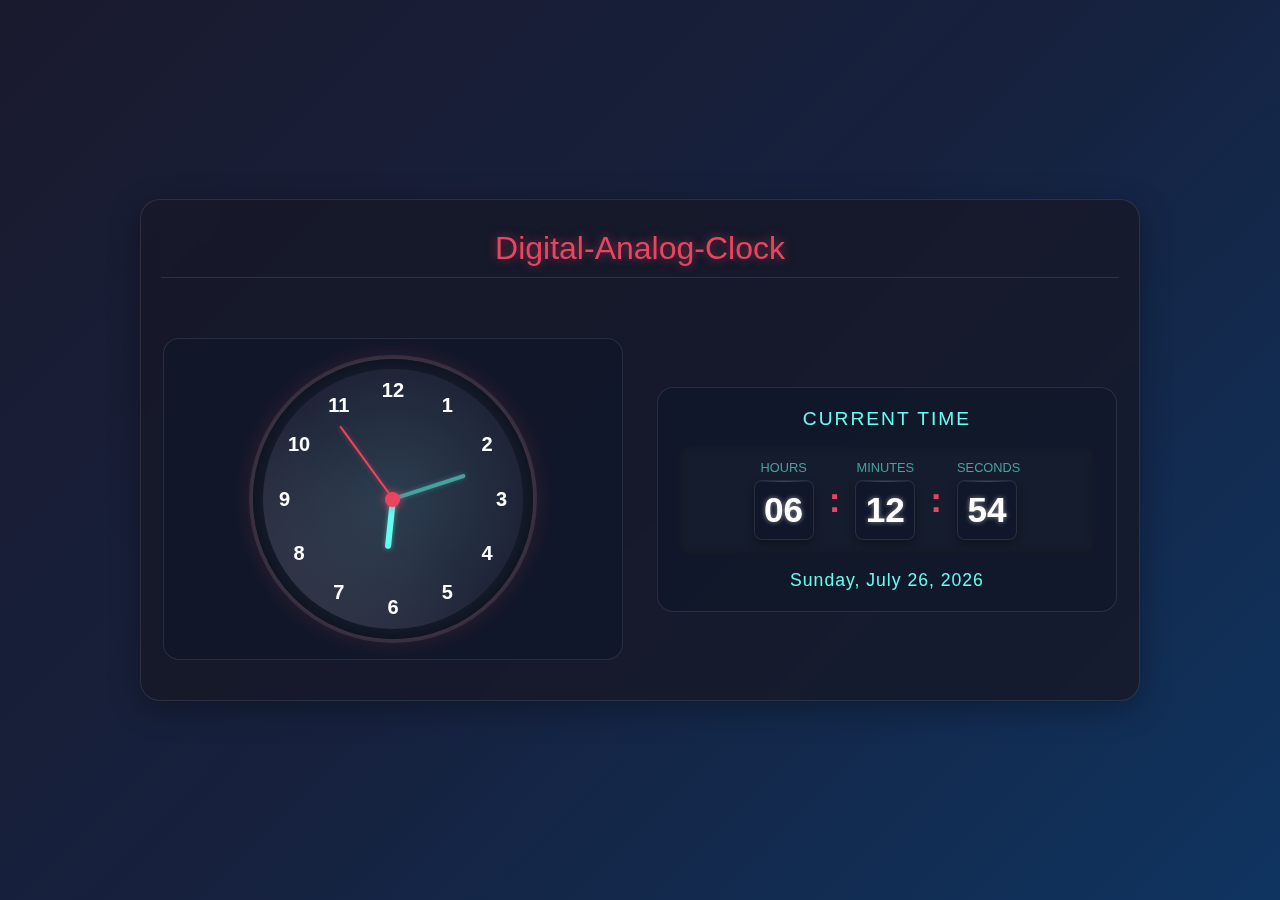
<file: index.html>
<!DOCTYPE html>
<html lang="en">

<head>
    <meta charset="UTF-8">
    <meta name="viewport" content="width=device-width, initial-scale=1.0">
    <title>Digital-Analog-Clock</title>
    <link rel="stylesheet" href="clock.css">
</head>

<body>
    <div class="main-container">
        <div class="title">Digital-Analog-Clock</div>
        
        <div class="clock-container">
            <!-- Analog Clock Section -->
            <div class="analog-section">
                <div class="clock">
                    <div class="clock-face"></div>
                    <span style="--n:1;"><b>1</b></span>
                    <span style="--n:2;"><b>2</b></span>
                    <span style="--n:3;"><b>3</b></span>
                    <span style="--n:4;"><b>4</b></span>
                    <span style="--n:5;"><b>5</b></span>
                    <span style="--n:6;"><b>6</b></span>
                    <span style="--n:7;"><b>7</b></span>
                    <span style="--n:8;"><b>8</b></span>
                    <span style="--n:9;"><b>9</b></span>
                    <span style="--n:10;"><b>10</b></span>
                    <span style="--n:11;"><b>11</b></span>
                    <span style="--n:12;"><b>12</b></span>
                    <div class="centre-dot"></div>
                    <div class="min handle"><i></i></div>
                    <div class="hour handle"><i></i></div>
                    <div class="sec handle"><i></i></div>
                </div>
            </div>
            
            <!-- Digital Clock Section -->
            <div class="digital-section">
                <div class="digital-label">Current Time</div>
                <div class="digital-clock">
                    <div class="time-group">
                        <div class="time-label">Hours</div>
                        <div id="hh" class="box">00</div>
                    </div>
                    <div class="colon">:</div>
                    <div class="time-group">
                        <div class="time-label">Minutes</div>
                        <div id="mm" class="box">00</div>
                    </div>
                    <div class="colon">:</div>
                    <div class="time-group">
                        <div class="time-label">Seconds</div>
                        <div id="ss" class="box">00</div>
                    </div>
                </div>
                <div id="date" class="date-display">Wednesday, April 9, 2025</div>
            </div>
        </div>
    </div>
<script src="clock.js"></script>
</body>

</html>
</file>
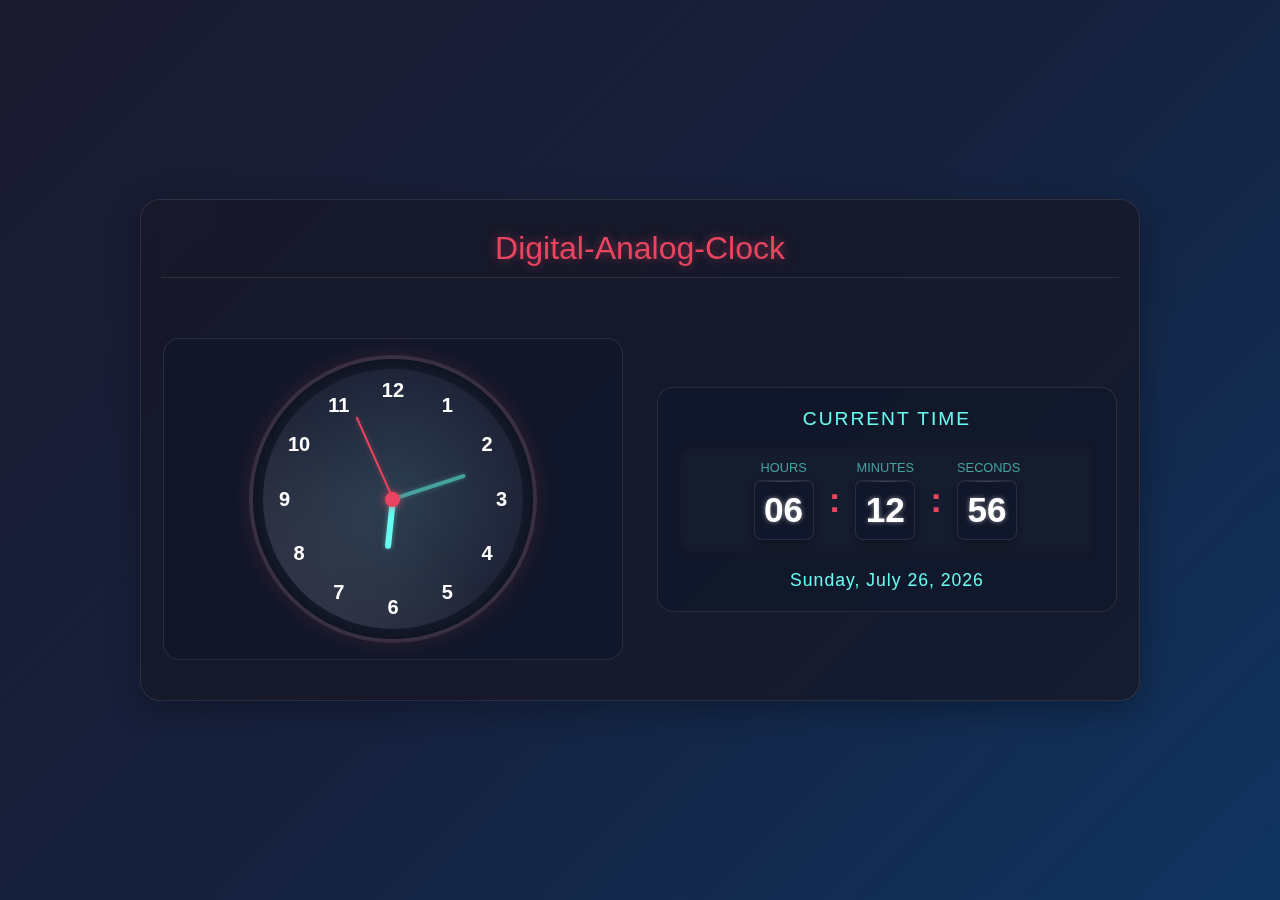
<file: clock.html>
<!DOCTYPE html>
<html lang="en">

<head>
    <meta charset="UTF-8">
    <meta name="viewport" content="width=device-width, initial-scale=1.0">
    <title>Digital-Analog-Clock</title>
    <link rel="stylesheet" href="clock.css">
</head>

<body>
    <div class="main-container">
        <div class="title">Digital-Analog-Clock</div>
        
        <div class="clock-container">
            <!-- Analog Clock Section -->
            <div class="analog-section">
                <div class="clock">
                    <div class="clock-face"></div>
                    <span style="--n:1;"><b>1</b></span>
                    <span style="--n:2;"><b>2</b></span>
                    <span style="--n:3;"><b>3</b></span>
                    <span style="--n:4;"><b>4</b></span>
                    <span style="--n:5;"><b>5</b></span>
                    <span style="--n:6;"><b>6</b></span>
                    <span style="--n:7;"><b>7</b></span>
                    <span style="--n:8;"><b>8</b></span>
                    <span style="--n:9;"><b>9</b></span>
                    <span style="--n:10;"><b>10</b></span>
                    <span style="--n:11;"><b>11</b></span>
                    <span style="--n:12;"><b>12</b></span>
                    <div class="centre-dot"></div>
                    <div class="min handle"><i></i></div>
                    <div class="hour handle"><i></i></div>
                    <div class="sec handle"><i></i></div>
                </div>
            </div>
            
            <!-- Digital Clock Section -->
            <div class="digital-section">
                <div class="digital-label">Current Time</div>
                <div class="digital-clock">
                    <div class="time-group">
                        <div class="time-label">Hours</div>
                        <div id="hh" class="box">00</div>
                    </div>
                    <div class="colon">:</div>
                    <div class="time-group">
                        <div class="time-label">Minutes</div>
                        <div id="mm" class="box">00</div>
                    </div>
                    <div class="colon">:</div>
                    <div class="time-group">
                        <div class="time-label">Seconds</div>
                        <div id="ss" class="box">00</div>
                    </div>
                </div>
                <div id="date" class="date-display">Wednesday, April 9, 2025</div>
            </div>
        </div>
    </div>
<script src="clock.js"></script>
</body>

</html>
</file>
<file: clock.css>
* {
    margin: 0;
    padding: 0;
    box-sizing: border-box;
    font-family: 'Montserrat', sans-serif;
}

body {
    min-height: 100vh;
    display: flex;
    justify-content: center;
    align-items: center;
    background: linear-gradient(135deg, #1a1a2e 0%, #16213e 50%, #0f3460 100%);
    color: #fff;
    padding: 20px;
}

.main-container {
    display: flex;
    flex-direction: column;
    max-width: 1000px;
    width: 100%;
    gap: 20px;
    background: rgba(22, 24, 39, 0.8);
    border-radius: 20px;
    box-shadow: 0 8px 32px rgba(0, 0, 0, 0.3);
    backdrop-filter: blur(8px);
    border: 1px solid rgba(255, 255, 255, 0.1);
    padding: 20px;
}

.title {
    text-align: center;
    padding: 10px 0;
    color: #e94560;
    font-size: 2rem;
    text-shadow: 0 0 10px rgba(238, 69, 96, 0.5);
    border-bottom: 1px solid rgba(255, 255, 255, 0.1);
    margin-bottom: 20px;
}

.clock-container {
    display: flex;
    flex-direction: column;
    align-items: center;
    gap: 30px;
    padding: 20px 0;
}

/* Analog Clock Section */
.analog-section {
    display: flex;
    justify-content: center;
    align-items: center;
    position: relative;
    padding: 20px;
    border-radius: 16px;
    background: rgba(15, 23, 42, 0.6);
    border: 1px solid rgba(255, 255, 255, 0.1);
}

.clock {
    height: min(280px, 80vw);
    width: min(280px, 80vw);
    border-radius: 50%;
    position: relative;
    display: flex;
    justify-content: center;
    align-items: center;
    background: rgba(22, 30, 46, 0.8);
    box-shadow:
        inset 0 0 20px rgba(0, 0, 0, 0.5),
        0 0 25px rgba(233, 69, 96, 0.2),
        0 0 0 4px rgba(255, 255, 255, 0.1);
}

.clock-face {
    position: absolute;
    inset: 10px;
    border-radius: 50%;
    background: radial-gradient(circle, #2c3e50 0%, #1a1a2e 100%);
    overflow: hidden;
}

.clock-face::before {
    content: '';
    position: absolute;
    inset: 0;
    background: linear-gradient(45deg, rgba(255, 255, 255, 0.1) 0%, transparent 50%);
}

.clock span {
    position: absolute;
    transform: rotate(calc(30deg * var(--n)));
    inset: 0;
    text-align: center;
}

.clock span b {
    transform: rotate(calc(-30deg * var(--n)));
    display: inline-block;
    font-size: 1.25rem;
    font-weight: 600;
    position: absolute;
    left: 50%;
    top: 20px;
    transform: translateX(-50%) rotate(calc(-30deg * var(--n)));
}

.centre-dot {
    height: 15px;
    width: 15px;
    background: #e94560;
    border-radius: 50%;
    z-index: 10;
    box-shadow: 0 0 10px rgba(233, 69, 96, 0.8);
}

.handle {
    position: absolute;
    display: flex;
    justify-content: center;
    align-items: flex-end;
    transform-origin: bottom center;
    z-index: 5;
}

.hour.handle i {
    height: calc(min(280px, 80vw) * 0.18);
    width: 6px;
    background-color: #66fcf1;
    border-radius: 4px;
    position: absolute;
    bottom: 0;
    transform-origin: bottom center;
    box-shadow: 0 0 5px rgba(102, 252, 241, 0.5);
}

.min.handle i {
    height: calc(min(280px, 80vw) * 0.27);
    width: 4px;
    background-color: #45a29e;
    border-radius: 4px;
    position: absolute;
    bottom: 0;
    transform-origin: bottom center;
    box-shadow: 0 0 5px rgba(69, 162, 158, 0.5);
}

.sec.handle i {
    height: calc(min(280px, 80vw) * 0.32);
    width: 2px;
    background-color: #e94560;
    border-radius: 4px;
    position: absolute;
    bottom: 0;
    transform-origin: bottom center;
    box-shadow: 0 0 5px rgba(233, 69, 96, 0.5);
}

/* Digital Clock Section */
.digital-section {
    display: flex;
    flex-direction: column;
    align-items: center;
    padding: 20px;
    border-radius: 16px;
    background: rgba(15, 23, 42, 0.6);
    border: 1px solid rgba(255, 255, 255, 0.1);
    width: 100%;
}

.digital-label {
    font-size: 1.2rem;
    color: #66fcf1;
    margin-bottom: 15px;
    font-weight: 300;
    letter-spacing: 2px;
    text-transform: uppercase;
}

.digital-clock {
    display: flex;
    justify-content: center;
    align-items: center;
    gap: 10px;
    width: 100%;
    padding: 15px;
    background: rgba(22, 30, 46, 0.8);
    border-radius: 12px;
    box-shadow: inset 0 0 10px rgba(0, 0, 0, 0.3);
}

.time-container {
    display: flex;
    align-items: center;
}

.time-label {
    font-size: 0.8rem;
    color: #45a29e;
    text-transform: uppercase;
    margin-bottom: 5px;
    text-align: center;
}

.time-group {
    display: flex;
    flex-direction: column;
}

.box {
    height: 60px;
    width: 60px;
    background: rgba(15, 23, 42, 0.8);
    border: 1px solid rgba(255, 255, 255, 0.1);
    border-radius: 8px;
    display: flex;
    justify-content: center;
    align-items: center;
    font-size: clamp(1.5rem, 6vw, 2.2rem);
    font-weight: 600;
    color: #fff;
    text-shadow: 0 0 5px rgba(255, 255, 255, 0.5);
    position: relative;
    overflow: hidden;
    box-shadow: 0 4px 8px rgba(0, 0, 0, 0.3);
}

.box::before {
    content: '';
    position: absolute;
    top: 0;
    left: 0;
    right: 0;
    height: 1px;
    background: linear-gradient(90deg, transparent, rgba(255, 255, 255, 0.2), transparent);
}

.colon {
    font-size: 2.2rem;
    font-weight: bold;
    color: #e94560;
    margin: 0 5px;
    animation: blink 1s infinite;
}

.date-display {
    font-size: 1.1rem;
    color: #66fcf1;
    margin-top: 15px;
    letter-spacing: 1px;
}

@keyframes blink {

    0%{
        opacity: 0;
    }
    50% {
        opacity: 0.3;
    }
    100% {
        opacity: 1;
    }
}

@media (min-width: 768px) {
    .clock-container {
        flex-direction: row;
        justify-content: space-around;
    }

    .analog-section,
    .digital-section {
        width: 48%;
    }
}

@media (max-width: 600px) {
    .box {
        height: 50px;
        width: 50px;
        font-size: 1.8rem;
    }

    .colon {
        font-size: 1.8rem;
    }

    .digital-label {
        font-size: 1rem;
    }
}

@media (max-width: 400px) {
    .box {
        height: 40px;
        width: 40px;
        font-size: 1.5rem;
    }

    .colon {
        font-size: 1.5rem;
        margin: 0 2px;
    }
}
</file>
